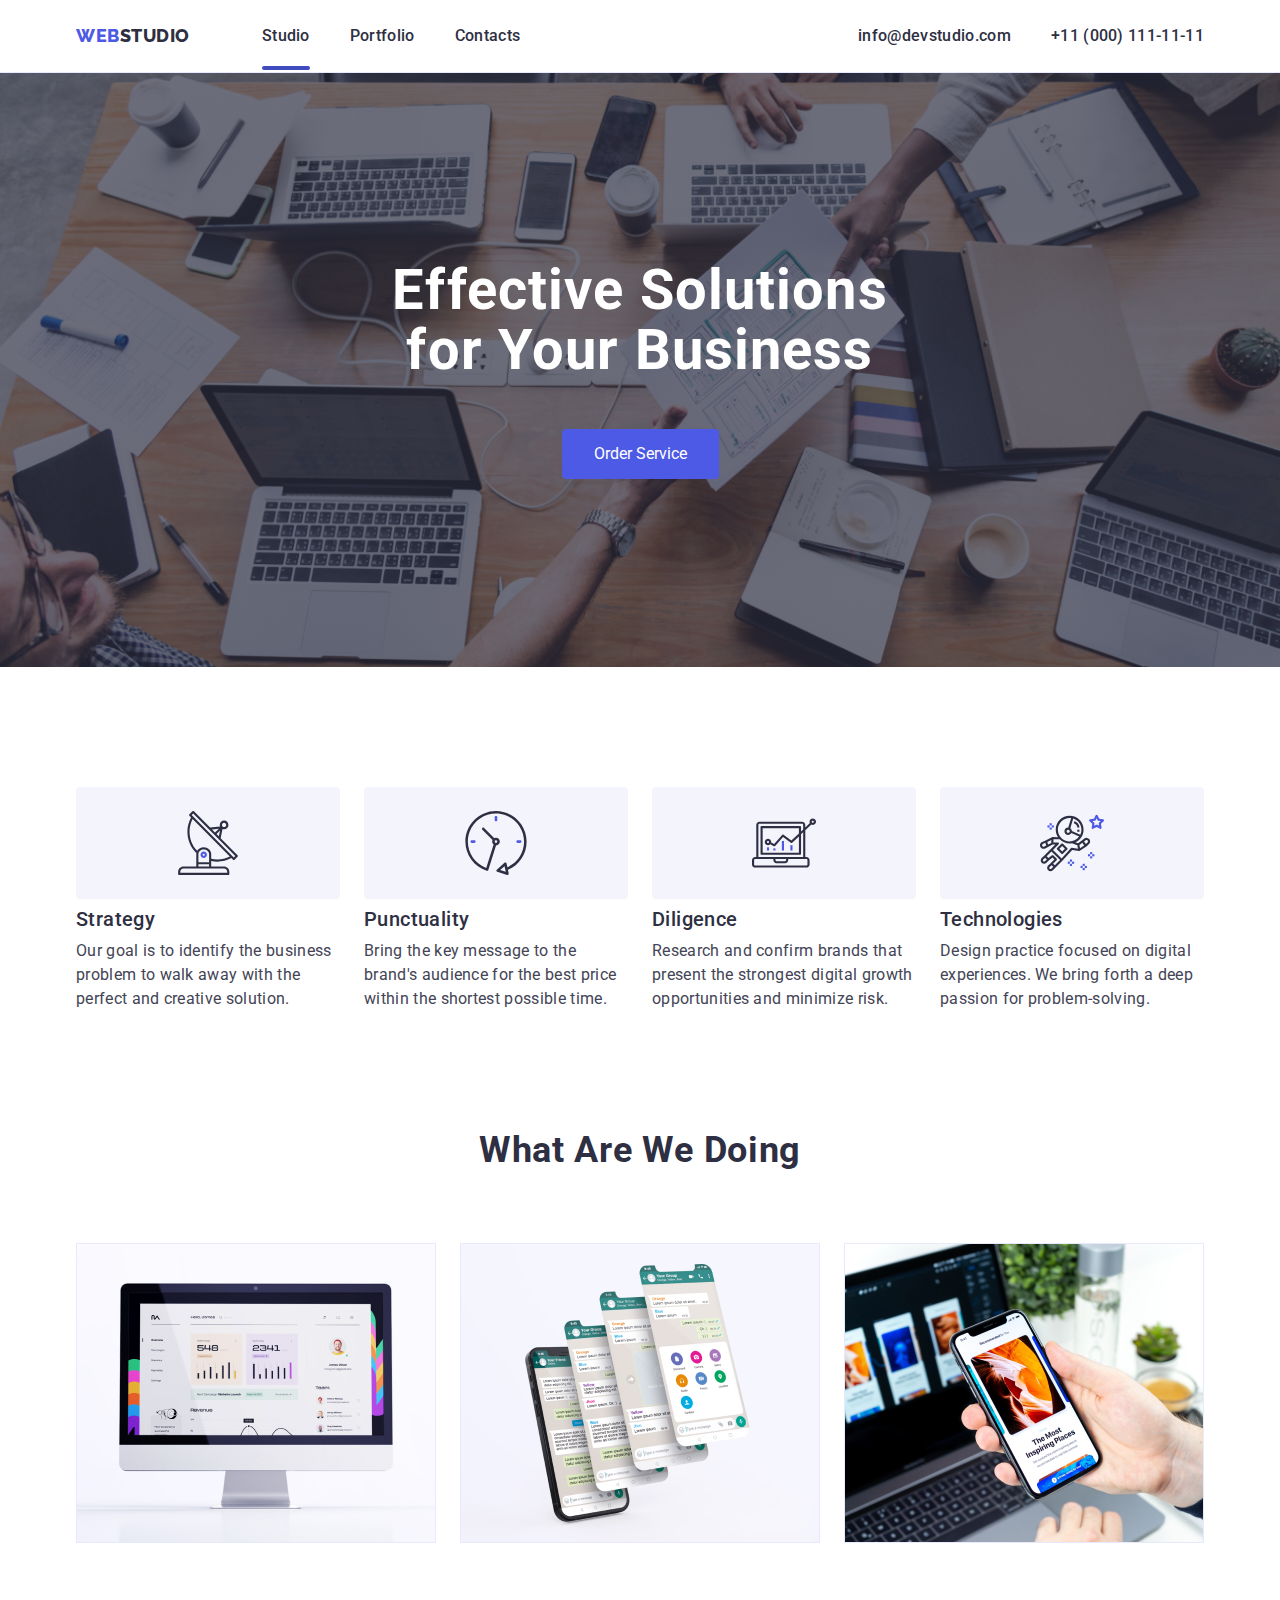
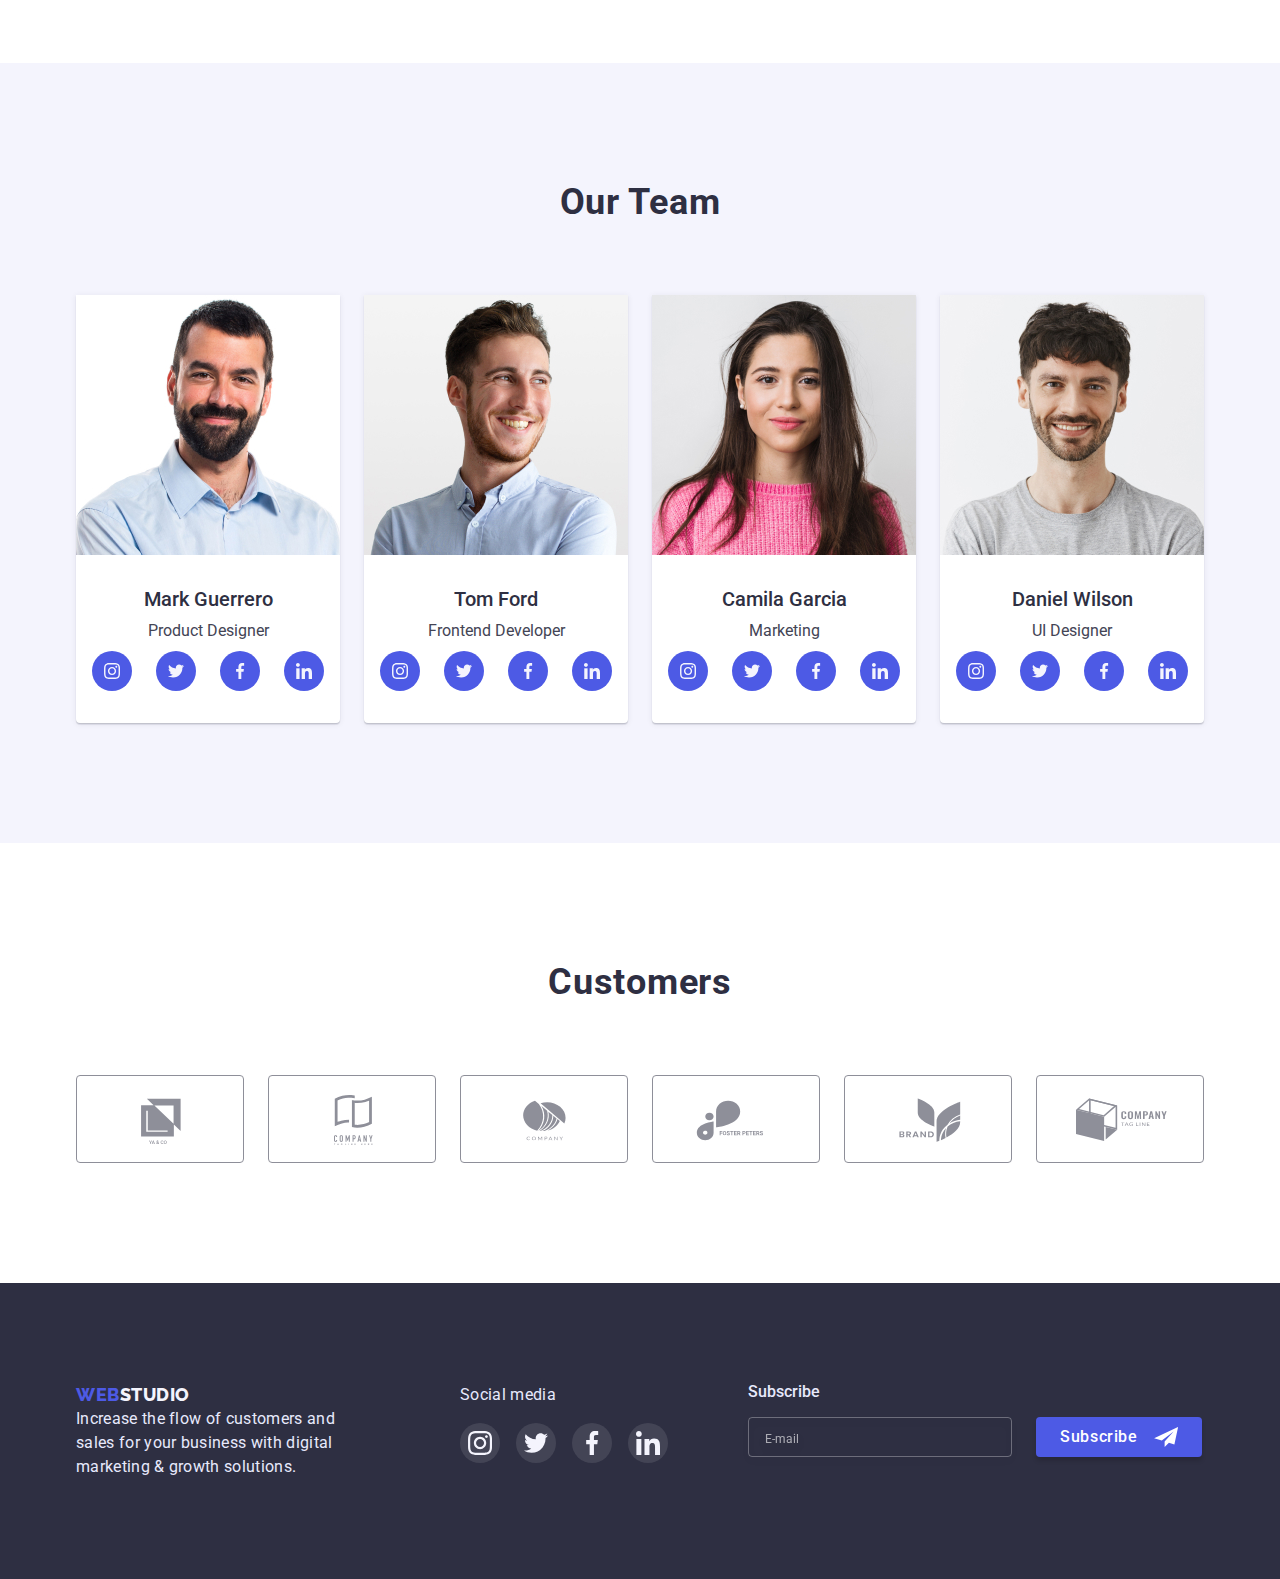
<file: index.html>
<!DOCTYPE html>
<html lang="en">

<head>
    <meta charset="UTF-8">
    <meta http-equiv="X-UA-Compatible" content="IE=edge">
    <meta name="viewport" content="width=device-width, initial-scale=1.0">
    <title>HW6 WebStudio</title>
    <link rel="preconnect" href="https://fonts.googleapis.com" />
    <link rel="preconnect" href="https://fonts.gstatic.com" crossorigin />
    <link 
        href="https://fonts.googleapis.com/css2?family=Roboto:wght@400;500;700&family=Raleway:wght@800&display=swap" 
        rel="stylesheet" />
    <link rel="stylesheet" href="https://cdn.jsdelivr.net/npm/modern-normalize@1.1.0/modern-normalize.min.css">
    <link rel="stylesheet" href="./css/styles.css" />
</head>

<body>
    <header class="header">
        <div class="container">
            <nav class="nav">
                <a class="header-logo link" href="./index.html"><span>Web</span>Studio</a>
                <ul class="nav-list list">
                    <li class="nav-item"><a class="header-links link current" href="./index.html">Studio</a></li>
                    <li class="nav-item"><a class="header-links link" href="./portfolio.html">Portfolio</a></li>
                    <li class="nav-item"><a class="header-links link" href="#">Contacts</a></li>
                </ul>
            </nav>
            <address class="address">
                <ul class="address-list list">
                    <li class="address-item">
                        <a class="header-address link" href="mailto:info@devstudio.com">info@devstudio.com</a>
                    </li>
                    <li class="address-item">
                        <a class="header-address link" href="tel:+110001111111">+11 (000) 111-11-11</a>
                    </li>
                </ul>
            </address>
        </div>
    </header>
    <main>
        <section class="hero">
            <div class="container">
                <h1 class="hero-title">Effective Solutions for Your Business</h1>
                <button type="button" class="service-button" data-modal-open>Order Service</button>
            </div>
        </section>
        <section class="benefits">
            <div class="container">
                <h2 class="section-title hide">Benefits</h2>
                <ul class="ul-imgs list">
                    <li class="benefits-item">
                        <div class="benefits-icon">
                            <svg class="ben-icon" height="64" width="64">
                                <use href="./images/icons.svg#icon-strategy"></use>
                            </svg>
                        </div>
                        <h3 class="section-subtitle">Strategy</h3>
                        <p class="section-description">Our goal is to identify the business problem to walk away with the perfect and
                            creative solution.
                        </p>
                    </li>
                    <li class="benefits-item">
                        <div class="benefits-icon">
                            <svg class="ben-icon" height="64" width="64">
                                <use href="./images/icons.svg#icon-punctuality"></use>
                            </svg>
                        </div>
                        <h3 class="section-subtitle">Punctuality</h3>
                        <p class="section-description">Bring the key message to the brand's audience for the best price within the
                            shortest possible
                            time.</p>
                    </li>
                    <li class="benefits-item">
                        <div class="benefits-icon">
                            <svg class="ben-icon" height="64" width="64">
                                <use href="./images/icons.svg#icon-diligence"></use>
                            </svg>
                        </div>
                        <h3 class="section-subtitle">Diligence</h3>
                        <p class="section-description">Research and confirm brands that present the strongest digital growth
                            opportunities and minimize
                            risk.</p>
                    </li>
                    <li class="benefits-item">
                        <div class="benefits-icon">
                            <svg class="ben-icon" height="64" width="64">
                                <use href="./images/icons.svg#icon-technologies"></use>
                            </svg>
                        </div>
                        <h3 class="section-subtitle">Technologies</h3>
                        <p class="section-description">Design practice focused on digital experiences. We bring forth a deep passion for
                            problem-solving.</p>
                    </li>
                </ul>
            </div>
        </section>
        <section class="photos">
            <div class="container">
                <h2 class="section-title">What are we doing</h2>
                <ul class="ul-imgs list">
                    <li>
                        <img src="./images/Desktop.jpg" alt="Desktop" width="360" />
                    </li>
                    <li>
                        <img src="./images/Mobile.jpg" alt="Mobile app" width="360" />
                    </li>
                    <li>
                        <img src="./images/Result.jpg" alt="Result" width="360" />
                    </li>
                </ul>
            </div>
        </section>
        <section class="section-team section">
            <div class="container">
                <h2 class="section-title">Our Team</h2>
                <ul class="list ul-imgs">
                    <li class="teammates">
                        <img src="./images/Mark.jpg" alt="Mark Guerrero" width="264" />
                        <div class="team-block">
                            <h3 class="team-subtitle">Mark Guerrero</h3>
                            <p class="team-description">Product Designer</p>
                            <ul class="social-list list">
                                <li class="social-item">
                                    <a href="#" class="social-link">
                                        <svg class="social-icon">
                                            <use href="./images/icons.svg#icon-teaminstagram"></use>
                                        </svg>
                                    </a>
                                </li>
                                <li class="social-item">
                                    <a href="#" class="social-link">
                                        <svg class="social-icon">
                                            <use href="./images/icons.svg#icon-teamtwit"></use>
                                        </svg>
                                    </a>
                                </li>
                                <li class="social-item">
                                    <a href="#" class="social-link">
                                        <svg class="social-icon">
                                            <use href="./images/icons.svg#icon-teamface"></use>
                                        </svg>
                                    </a>
                                </li><li class="social-item">
                                    <a href="#" class="social-link">
                                        <svg class="social-icon">
                                            <use href="./images/icons.svg#icon-teamlink"></use>
                                        </svg>
                                    </a>
                                </li>
                            </ul>
                        </div>
                    </li>
                    <li class="teammates">
                        <img src="./images/Tom.jpg" alt="Tom Ford" width="264" />
                        <div class="team-block">
                            <h3 class="team-subtitle">Tom Ford</h3>
                            <p class="team-description">Frontend Developer</p>
                            <ul class="social-list list">
                                <li class="social-item">
                                    <a href="#" class="social-link">
                                        <svg class="social-icon">
                                            <use href="./images/icons.svg#icon-teaminstagram"></use>
                                        </svg>
                                    </a>
                                </li>
                                <li class="social-item">
                                    <a href="#" class="social-link">
                                        <svg class="social-icon">
                                            <use href="./images/icons.svg#icon-teamtwit"></use>
                                        </svg>
                                    </a>
                                </li>
                                <li class="social-item">
                                    <a href="#" class="social-link">
                                        <svg class="social-icon">
                                            <use href="./images/icons.svg#icon-teamface"></use>
                                        </svg>
                                    </a>
                                </li>
                                <li class="social-item">
                                    <a href="#" class="social-link">
                                        <svg class="social-icon">
                                            <use href="./images/icons.svg#icon-teamlink"></use>
                                        </svg>
                                    </a>
                                </li>
                            </ul>
                        </div>
                    </li>
                    <li class="teammates">
                        <img src="./images/Camila.jpg" alt="Camila Garcia" width="264" />
                        <div class="team-block">
                            <h3 class="team-subtitle">Camila Garcia</h3>
                            <p class="team-description">Marketing</p>
                            <ul class="social-list list">
                                <li class="social-item">
                                    <a href="#" class="social-link">
                                        <svg class="social-icon">
                                            <use href="./images/icons.svg#icon-teaminstagram"></use>
                                        </svg>
                                    </a>
                                </li>
                                <li class="social-item">
                                    <a href="#" class="social-link">
                                        <svg class="social-icon">
                                            <use href="./images/icons.svg#icon-teamtwit"></use>
                                        </svg>
                                    </a>
                                </li>
                                <li class="social-item">
                                    <a href="#" class="social-link">
                                        <svg class="social-icon">
                                            <use href="./images/icons.svg#icon-teamface"></use>
                                        </svg>
                                    </a>
                                </li>
                                <li class="social-item">
                                    <a href="#" class="social-link">
                                        <svg class="social-icon">
                                            <use href="./images/icons.svg#icon-teamlink"></use>
                                        </svg>
                                    </a>
                                </li>
                            </ul>
                        </div>
                    </li>
                    <li class="teammates">
                        <img src="./images/Daniel.jpg" alt="Daniel Wilson" width="264" />
                        <div class="team-block">
                            <h3 class="team-subtitle">Daniel Wilson</h3>
                            <p class="team-description">UI Designer</p>
                            <ul class="social-list list">
                                <li class="social-item">
                                    <a href="#" class="social-link">
                                        <svg class="social-icon">
                                            <use href="./images/icons.svg#icon-teaminstagram"></use>
                                        </svg>
                                    </a>
                                </li>
                                <li class="social-item">
                                    <a href="#" class="social-link">
                                        <svg class="social-icon">
                                            <use href="./images/icons.svg#icon-teamtwit"></use>
                                        </svg>
                                    </a>
                                </li>
                                <li class="social-item">
                                    <a href="#" class="social-link">
                                        <svg class="social-icon">
                                            <use href="./images/icons.svg#icon-teamface"></use>
                                        </svg>
                                    </a>
                                </li>
                                <li class="social-item">
                                    <a href="#" class="social-link">
                                        <svg class="social-icon">
                                            <use href="./images/icons.svg#icon-teamlink"></use>
                                        </svg>
                                    </a>
                                </li>
                            </ul>
                        </div>
                    </li>
                </ul>
            </div>
        </section>
        <section class="section-customers">
            <div class="container">
                <h2 class="section-title">Customers</h2>
                <ul class="ul-customers list">
                    <li class="li-customers">
                        <a class="customers-icon" href="#">
                            <svg class="svg-images" width="104" height="54">
                                <use href="./images/icons.svg#icon-comp1"></use>
                            </svg>
                        </a>
                    </li>
                    <li class="li-customers">
                        <a class="customers-icon" href="#">
                            <svg class="svg-images" width="104" height="54">
                                <use href="./images/icons.svg#icon-comp2"></use>
                            </svg>
                        </a>
                    </li>
                    <li class="li-customers">
                        <a class="customers-icon" href="#">
                            <svg class="svg-images" width="104" height="54">
                                <use href="./images/icons.svg#icon-comp3"></use>
                            </svg>
                        </a>
                    </li>
                    <li class="li-customers">
                        <a class="customers-icon" href="#">
                            <svg class="svg-images" width="104" height="54">
                                <use href="./images/icons.svg#icon-comp4"></use>
                            </svg>
                        </a>
                    </li>
                    <li class="li-customers">
                        <a class="customers-icon" href="#">
                            <svg class="svg-images" width="104" height="54">
                                <use href="./images/icons.svg#icon-comp5"></use>
                            </svg>
                        </a>
                    </li>
                    <li class="li-customers">
                        <a class="customers-icon" href="#">
                            <svg class="svg-images" width="104" height="54">
                                <use href="./images/icons.svg#icon-comp6"></use>
                            </svg>
                        </a>
                    </li>
                </ul>
            </div>
        </section>
    </main>
    <footer class="footer">
        <div class="container">
            <div class="footer-l">
                <a class="footer-logo link" href="./index.html"><span>Web</span>Studio</a>
                <p class="footer-paragraph">Increase the flow of customers and sales for your business with digital marketing & growth
                    solutions.</p>
            </div>
            <div class="media">
                <p class="social-text">Social media</p>
                <ul class="ul-footer list">
                    <li class="msocials-item">
                        <a class="footer-icon" href="#">
                            <svg class="svg-footer" width="24" height="24">
                                <use href="./images/icons.svg#icon-instagram"></use>
                            </svg>
                        </a>
                    </li>
                    <li class="msocials-item">
                        <a class="footer-icon" href="#">
                            <svg class="svg-footer" width="24" height="24">
                                <use href="./images/icons.svg#icon-twitter"></use>
                            </svg>
                        </a>
                    </li>
                    <li class="msocials-item">
                        <a class="footer-icon" href="#">
                            <svg class="svg-footer" width="24" height="24">
                                <use href="./images/icons.svg#icon-facebook"></use>
                            </svg>
                        </a>
                    </li>
                    <li class="msocials-item">
                        <a class="footer-icon" href="#">
                            <svg class="svg-footer" width="24" height="24">
                                <use href="./images/icons.svg#icon-linkedin"></use>
                            </svg>
                        </a>
                    </li>
                </ul>
            </div>
            <form class="footer-form-sibscribe">
                <p class="footer-title">Subscribe</p>
                <div class="footer-form-items-wrap">
                    <label class="footer-sibscribe-email">
                        <input type="email" class="footer-email-input" name="user-email" placeholder="E-mail" required />
                    </label>
                    <button type="submit" class="button-brand">
                        <span>Subscribe</span>
                        <svg class="icon-sub" width="24" height="20">
                            <use href="./images/icons.svg#icon-send"></use>
                        </svg>
                    </button>
                </div>
            </form>
        </div>
    </footer>
    <div class="backdrop is-hidden" data-modal>
        <div class="modal">
            <button class="modal-close" type="button" data-modal-close>
                <svg class='close-icon' width="8" height="8">
                    <use href="./images/icons.svg#icon-close"></use>
                </svg>
            </button>
            <form class="form-order">
                <p class="form-order-title">
                    Leave your contacts and we will call you back
                </p>
                <label class="form-order-label">
                    <span class="form-order-label-desc">Name</span>
                    <span class="form-order-input-wrap">
                        <input class="form-order-input" type="text" name="user-name" />
                        <svg class="icon-input" width="18" height="24">
                            <use href="./images/icons.svg#icon-name"></use>
                        </svg>
                    </span>
                </label>
                <label class="form-order-label">
                    <span class="form-order-label-desc">Phone</span>
                    <span class="form-order-input-wrap">
                        <input class="form-order-input" type="tel" name="user-phone" />
                        <svg class="icon-input" width="18" height="24">
                            <use href="./images/icons.svg#icon-phone"></use>
                        </svg>
                    </span>
                </label>
                <label class="form-order-label">
                    <span class="form-order-label-desc">Email</span>
                    <span class="form-order-input-wrap">
                        <input class="form-order-input" type="email" name="user-email" />
                        <svg class="icon-input" width="18" height="24">
                            <use href="./images/icons.svg#icon-email"></use>
                        </svg>
                    </span>
                </label>
                <label class="form-order-label comment">
                    <span class="form-order-label-desc">Coment</span>
                    <textarea class="form-user-comment" name="user-comment" placeholder="Text input"></textarea>
                </label>
                <input class="form-user-policy-chk" id="user-policy" type="checkbox" name="accept-policy" />
                <label class="form-user-policy-label" for="user-policy">
                    <span class="user-policy-chk-fake">
                        <svg class="icon-chk" width="10" height="7">
                            <use href="./images/icons.svg#icon-ok"></use>
                        </svg>
                    </span>
                    I accept the terms and conditions of the&nbsp;
                    <a href="#">Privacy Policy</a>
                </label>
                <button class="form-order-send" type="submit">
                    Send
                </button>
            </form>
        </div>
    </div>
    <script src="./js/modal.js"></script>
</body>

</html>
</file>
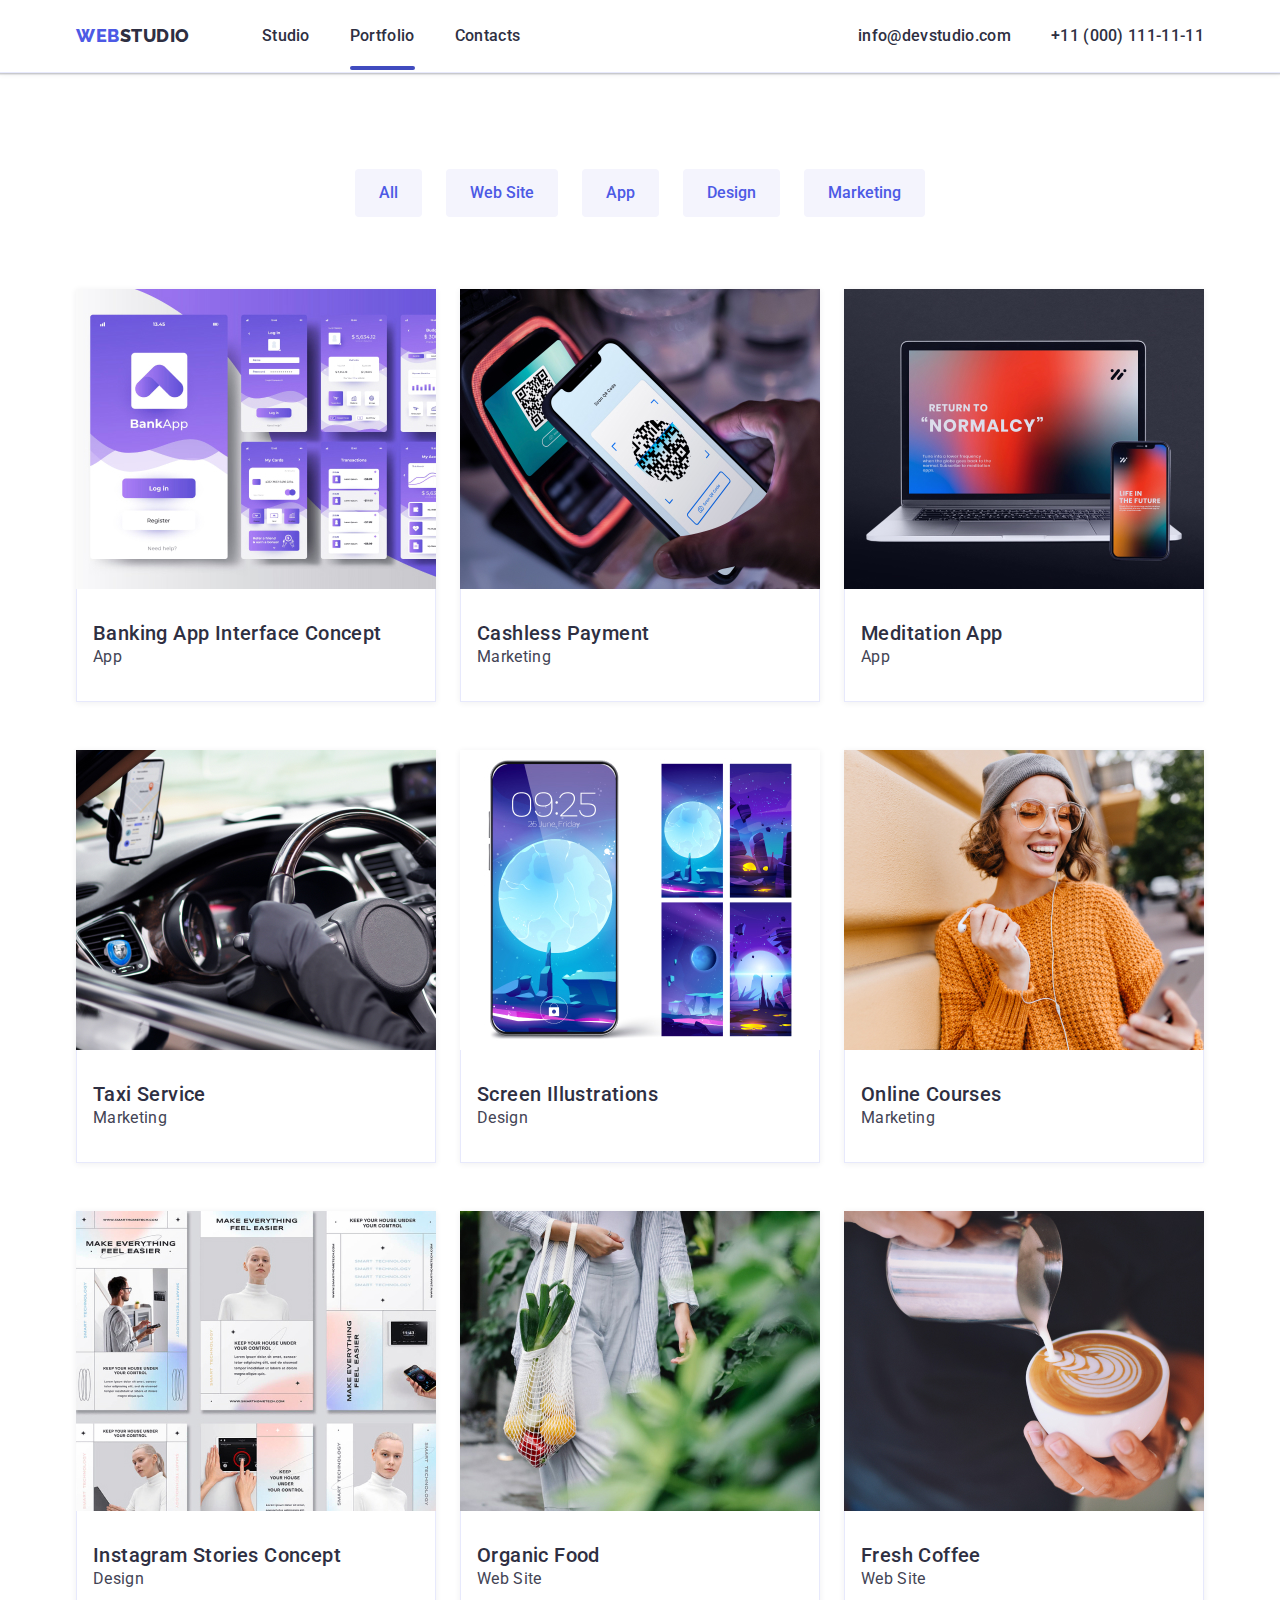
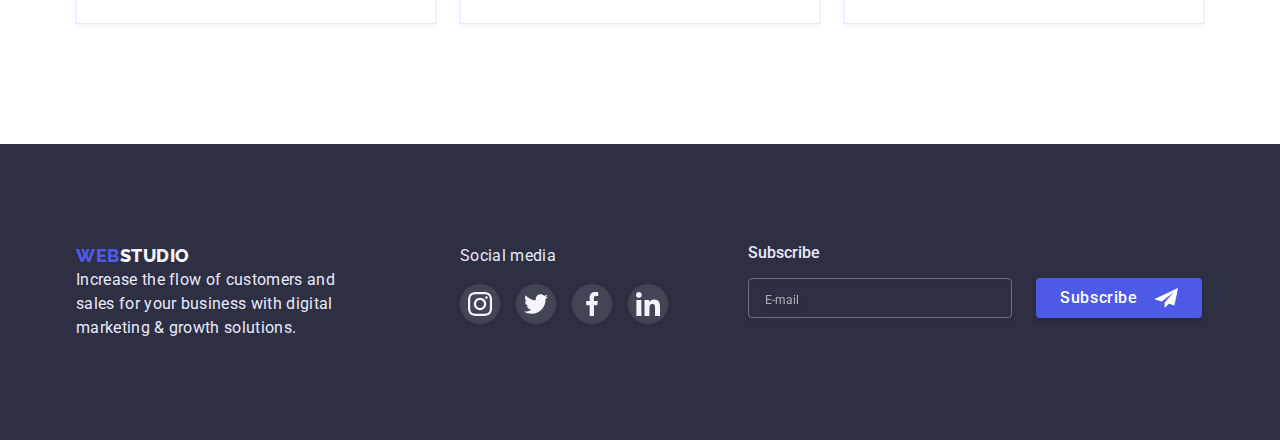
<file: portfolio.html>
<!DOCTYPE html>
<html lang="en">

<head>
    <meta charset="UTF-8">
    <meta http-equiv="X-UA-Compatible" content="IE=edge">
    <meta name="viewport" content="width=device-width, initial-scale=1.0">
    <title>HW6 Portfolio</title>
    <link rel="preconnect" href="https://fonts.googleapis.com" />
    <link rel="preconnect" href="https://fonts.gstatic.com" crossorigin />
    <link 
        href="https://fonts.googleapis.com/css2?family=Roboto:wght@400;500;700&family=Raleway:wght@800&display=swap"
        rel="stylesheet" />
    <link rel="stylesheet" href="https://cdn.jsdelivr.net/npm/modern-normalize@1.1.0/modern-normalize.min.css">
    <link rel="stylesheet" href="./css/styles.css" />
</head>

<body>
    <header class="header">
        <div class="container">
            <nav class="nav">
                <a class="header-logo link" href="./index.html"><span>Web</span>Studio</a>
                <ul class="list nav-list">
                    <li class="nav-item"><a class="header-links link" href="./index.html">Studio</a></li>
                    <li class="nav-item"><a class="header-links link current" href="./portfolio.html">Portfolio</a></li>
                    <li class="nav-item"><a class="header-links link" href="#">Contacts</a></li>
                </ul>
            </nav>
            <address class="address">
                <ul class="address-list list">
                    <li class="address-item">
                        <a class="header-address link" href="mailto:info@devstudio.com">info@devstudio.com</a>
                    </li>
                    <li class="address-item">
                        <a class="header-address link" href="tel:+110001111111">+11 (000) 111-11-11</a>
                    </li>
                </ul>
            </address>
        </div>
    </header>
    <main>
        <section class="section-portfolio">
            <div class="container">
                <h1 class="hide">Portfolio</h1>
                <ul class="portfolio-list list">
                    <li>
                        <button class="portfolio-button" type="button">All</button>
                    </li>
                    <li>
                        <button class="portfolio-button" type="button">Web Site</button>
                    </li>
                    <li>
                        <button class="portfolio-button" type="button">App</button>
                    </li>
                    <li>
                        <button class="portfolio-button" type="button">Design</button>
                    </li>
                    <li>
                        <button class="portfolio-button" type="button">Marketing</button>
                    </li>
                </ul>
                <ul class="portfolio-imgs list">
                    <li class="portfolio-card">
                        <a class="card-link link" href="#">
                            <div class="card-wrap">
                                <div class="card-overlay">
                                    <p>
                                        14 Stylish and User-Friendly App Design Concepts · Task
                                        Manager App · Calorie Tracker App · Exotic Fruit Ecommerce
                                        App · Cloud Storage App
                                    </p>
                                </div>
                                <img class="card" src="./images/banking.jpg" alt="Banking App Interface Concept" width="360" height="300"/>
                            </div>
                            <div class="div-card">
                                <h2 class="portfolio-subtitle">Banking App Interface Concept</h2>
                                <p class="portfolio-description">App</p>
                            </div>
                        </a>
                    </li>
                    <li class="portfolio-card">
                        <a class="card-link link" href="#">
                            <div class="card-wrap">
                                <div class="card-overlay">
                                    <p>
                                        14 Stylish and User-Friendly App Design Concepts · Task
                                        Manager App · Calorie Tracker App · Exotic Fruit Ecommerce
                                        App · Cloud Storage App
                                    </p>
                                </div>
                                <img class="card" src="./images/cashless.jpg" alt="Cashless Payment" width="360" height="300"/>
                            </div>
                            <div class="div-card">
                                <h2 class="portfolio-subtitle">Cashless Payment</h2>
                                <p class="portfolio-description">Marketing</p>
                            </div>
                        </a>
                    </li>
                    <li class="portfolio-card">
                        <a class="card-link link" href="#">
                            <div class="card-wrap">
                                <div class="card-overlay">
                                    <p>
                                        14 Stylish and User-Friendly App Design Concepts · Task
                                        Manager App · Calorie Tracker App · Exotic Fruit Ecommerce
                                        App · Cloud Storage App
                                    </p>
                                </div>
                                <img class="card" src="./images/meditation.jpg" alt="Meditation App" width="360" height="300"/>
                            </div>
                            <div class="div-card">
                                <h2 class="portfolio-subtitle">Meditation App</h2>
                                <p class="portfolio-description">App</p>
                            </div>
                        </a>
                    </li>
                    <li class="portfolio-card">
                        <a class="card-link link" href="#">
                            <div class="card-wrap">
                                <div class="card-overlay">
                                    <p>
                                        14 Stylish and User-Friendly App Design Concepts · Task
                                        Manager App · Calorie Tracker App · Exotic Fruit Ecommerce
                                        App · Cloud Storage App
                                    </p>
                                </div>
                                <img class="card" src="./images/taxi.jpg" alt="Taxi Service" width="360" height="300"/>
                            </div>
                            <div class="div-card">
                                <h2 class="portfolio-subtitle">Taxi Service</h2>
                                <p class="portfolio-description">Marketing</p>
                            </div>
                        </a>
                    </li>
                    <li class="portfolio-card">
                        <a class="card-link link" href="#">
                            <div class="card-wrap">
                                <div class="card-overlay">
                                    <p>
                                        14 Stylish and User-Friendly App Design Concepts · Task
                                        Manager App · Calorie Tracker App · Exotic Fruit Ecommerce
                                        App · Cloud Storage App
                                    </p>
                                </div>
                                <img class="card" src="./images/screen.jpg" alt="Screen Illustrations" width="360" height="300"/>
                            </div>
                            <div class="div-card">
                                <h2 class="portfolio-subtitle">Screen Illustrations</h2>
                                <Design class="portfolio-description">Design</p>
                            </div>
                        </a>
                    </li>
                    <li class="portfolio-card">
                        <a class="card-link link" href="#">
                            <div class="card-wrap">
                                <div class="card-overlay">
                                    <p>
                                        14 Stylish and User-Friendly App Design Concepts · Task
                                        Manager App · Calorie Tracker App · Exotic Fruit Ecommerce
                                        App · Cloud Storage App
                                    </p>
                                </div>
                                <img class="card" src="./images/online.jpg" alt="Online Courses" width="360" height="300"/>
                            </div>
                            <div class="div-card">
                                <h2 class="portfolio-subtitle">Online Courses</h2>
                                <p class="portfolio-description">Marketing</p>
                            </div>
                        </a>
                    </li>
                    <li class="portfolio-card">
                        <a class="card-link link" href="#">
                            <div class="card-wrap">
                                <div class="card-overlay">
                                    <p>
                                        14 Stylish and User-Friendly App Design Concepts · Task
                                        Manager App · Calorie Tracker App · Exotic Fruit Ecommerce
                                        App · Cloud Storage App
                                    </p>
                                </div>
                                <img class="card" src="./images/instagram.jpg" alt="Instagram Stories Concept" width="360" height="300"/>
                            </div>
                            <div class="div-card">
                                <h2 class="portfolio-subtitle">Instagram Stories Concept</h2>
                                <p class="portfolio-description">Design</p>
                            </div>
                        </a>
                    </li>
                    <li class="portfolio-card">
                        <a class="card-link link" href="#">
                            <div class="card-wrap">
                                <div class="card-overlay">
                                    <p>
                                        14 Stylish and User-Friendly App Design Concepts · Task
                                        Manager App · Calorie Tracker App · Exotic Fruit Ecommerce
                                        App · Cloud Storage App
                                    </p>
                                </div>
                                <img class="card" src="./images/organic.jpg" alt="Organic Food" width="360" height="300"/>
                            </div>
                            <div class="div-card">
                                <h2 class="portfolio-subtitle">Organic Food</h2>
                                <p class="portfolio-description">Web Site</p>
                            </div>
                        </a>
                    </li>
                    <li class="portfolio-card">
                        <a class="card-link link" href="#">
                            <div class="card-wrap">
                                <div class="card-overlay">
                                    <p>
                                        14 Stylish and User-Friendly App Design Concepts · Task
                                        Manager App · Calorie Tracker App · Exotic Fruit Ecommerce
                                        App · Cloud Storage App
                                    </p>
                                </div>
                                <img class="card" src="./images/fresh.jpg" alt="Fresh Coffee" width="360" height="300"/>
                            </div>
                            <div class="div-card">
                                <h2 class="portfolio-subtitle">Fresh Coffee</h2>
                                <p class="portfolio-description">Web Site</p>
                            </div>
                        </a>
                    </li>
                </ul>
            </div>
        </section>
    </main>
    <footer class="footer">
        <div class="container">
            <div class="footer-l">
                <a class="footer-logo" href="./index.html"><span>Web</span>Studio</a>
                <p class="footer-paragraph">Increase the flow of customers and sales for your business with digital
                    marketing & growth
                    solutions.</p>
            </div>
            <div class="media">
                <p class="social-text">Social media</p>
                <ul class="ul-footer list">
                    <li class="msocials-item">
                        <a class="footer-icon" href="#">
                            <svg class="svg-footer" width="24" height="24">
                                <use href="./images/icons.svg#icon-instagram"></use>
                            </svg>
                        </a>
                    </li>
                    <li class="msocials-item">
                        <a class="footer-icon" href="#">
                            <svg class="svg-footer" width="24" height="24">
                                <use href="./images/icons.svg#icon-twitter"></use>
                            </svg>
                        </a>
                    </li>
                    <li class="msocials-item">
                        <a class="footer-icon" href="#">
                            <svg class="svg-footer" width="24" height="24">
                                <use href="./images/icons.svg#icon-facebook"></use>
                            </svg>
                        </a>
                    </li>
                    <li class="msocials-item">
                        <a class="footer-icon" href="#">
                            <svg class="svg-footer" width="24" height="24">
                                <use href="./images/icons.svg#icon-linkedin"></use>
                            </svg>
                        </a>
                    </li>
                </ul>
            </div>
            <form class="footer-form-sibscribe">
                <p class="footer-title">Subscribe</p>
                <div class="footer-form-items-wrap">
                    <label class="footer-sibscribe-email">
                        <input type="email" class="footer-email-input" name="user-email" placeholder="E-mail" required />
                    </label>
                    <button type="submit" class="button-brand">
                        <span>Subscribe</span>
                        <svg class="icon-sub" width="24" height="20">
                            <use href="./images/icons.svg#icon-send"></use>
                        </svg>
                    </button>
                </div>
            </form>
        </div>
    </footer>
</body>

</html>
</file>
<file: css/styles.css>
:root{
    --color-dark: #2E2F42;
    --color-pressed-state: #404BBF;
    --color-primary-brand: #4D5AE5;
    --color-success: #31D0AA;
    --color-text: #434455;
    --color-subtle-text: #8E8F99;
    --color-accent: #E7E9FC;
    --color-light:#F4F4FD;
    --color-modal-overlay: #2E2F42;
    --color-hero-background: #2E2F42;
    --color-white: #FFFFFF;
    --transition-dur-and-func: 250ms cubic-bezier(0.4, 0, 0.2, 1);

}

button {
    cursor: pointer;
    color: inherit;
    border: none;
}

body {
    font-family: 'Roboto', sans-serif;
    color: var(--color-white);
    font-size: 16px;
    background-color: var(--color-white);

}
.header {
    padding-top: 24px;
    padding-bottom: 24px;
    border-bottom: 1px solid var(--color-accent);
    box-shadow: 0px 2px 1px rgba(46, 47, 66, 0.08), 0px 1px 1px rgba(46, 47, 66, 0.16), 0px 1px 6px rgba(46, 47, 66, 0.08); 
}
.container {
    max-width: 1158px;
    margin: 0 auto;
    padding: 0 15px;
}
.header .container {
    display: flex;
    align-items: center;
}
.list {
    list-style: none;
    margin: 0 auto;
    padding: 0;
}
.link {
    text-decoration: none;
}

.nav {
    display: flex;
    align-items: center;
    margin-right: auto;
}

.nav-list {
    display: flex;
    align-items: center;
    gap: 40px;
    margin-right: auto;
}

.address {
    display: flex;
    align-items: center;
}

.address-list {
    display: flex;
    align-items: center;
    gap: 40px;
}
p, h1, h2, h3, h4, h5, h6{
    margin-top: 0;
    margin-bottom: 0;
}
.header-logo {
    font-size: 18px;
    color: var(--color-dark);
    font-family: 'Raleway', sans-serif;
    font-weight: 800;
    text-transform: uppercase;
    text-decoration: none;
    letter-spacing: 0.03em;
    line-height: 1.33;
    margin-right: 72px;
}
.header-logo > span {
    color: var(--color-primary-brand);
}
.footer-logo {
    font-size: 18px;
    color: var(--color-light);
    font-family: 'Raleway', sans-serif;
    font-weight: 800;
    text-transform: uppercase;
    text-decoration: none;
    letter-spacing: 0.03em;
    line-height: 1.33;
}
.footer-logo>span {
    color: var(--color-primary-brand);
}
.footer-paragraph{
    margin-top: 16px;
}
.section-description{
    line-height: 1.5;
    color: var(--color-text);
    letter-spacing: 0.02em;
}
.section-team{
    background-color: var(--color-light);
}
.teammates{
    background-color: var(--color-white);
}
.service-button {
    color: var(--color-white);
    background-color: var(--color-primary-brand);
    border-radius: 4px;
    padding: 16px 32px 16px 32px;
    margin-left: auto;
    margin-right: auto;
    display: block;
    cursor: pointer;
    color: inherit;
    border: none;
    transition: background-color 250ms cubic-bezier(0.4, 0, 0.2, 1);

}

.service-button:hover {
    background-color: var(--color-pressed-state);
}

.service-button:focus {
    background-color:var(--color-pressed-state);
}

.header .list .link {
    padding-top: 24px;
    padding-bottom: 24px;
    color: var(--color-dark);
    text-decoration: none;
    line-height: 1.5;
    letter-spacing: 0.02em;
    font-style: normal;
    font-weight: 500;
    transition: color 250ms cubic-bezier(0.4, 0, 0.2, 1);
}
.header-address {
    color: var(--color-dark);
    text-decoration: none;
    line-height: 1.5;
    letter-spacing: 0.02em;
    font-style: normal;
    padding-top: 24px;
    padding-bottom: 24px;
    transition: color 250ms cubic-bezier(0.4, 0, 0.2, 1);
}
.header .list .link {
    padding-top: 24px;
    padding-bottom: 24px;
    transition: color 250ms cubic-bezier(0.4, 0, 0.2, 1);
    position: relative;
}

.header .list .link:hover,
.header .list .link:focus,
.current {
    color: var(--color-pressed-state);
}
.current::after {
    content: '';
    display: block;
    position: absolute;
    bottom: -1px;
    width: 100%;
    height: 4px;
    background-color: var(--color-pressed-state);
    border-radius: 2px;
}

.hero{
    color: var(--color-white);
    padding-top: 188px;
    padding-bottom: 188px;
    text-align: center;
    background-size: cover;
    background-repeat: no-repeat;
    max-width: 1440px;
    margin-left: auto;
    margin-right: auto;
    background-color: rgba(46, 47, 66, 0.7);
    background-image: linear-gradient(rgba(46, 47, 66, 0.7), rgba(46, 47, 66, 0.7)), url('../images/people-office.jpg ');
}
.hero-title{
    color: var(--color-white);
    letter-spacing: 0.02em;
    width: 500px;
    font-size: 56px;
    line-height: 1.07;
    margin-left: auto;
    margin-right: auto;
    margin-bottom: 48px;
}
.benefits {
    padding-top: 120px;
}

.ul-imgs {
    display: flex;
    align-items: center;
    gap: 24px;
}
.hide{
    display: none;
    width: 1px;
    height: 1px;
    margin: -1px;
    border: 0;
    padding: 0;
    white-space: nowrap;
    clip-path: inset(100%);
    clip: rect(0 0 0 0);
    overflow: hidden;
    position: absolute;
}
.photos {
    padding: 120px 0;
}
.section {
    padding: 120px 0;
}
.section-subtitle{
    font-weight: 500;
    color: var(--color-dark);
    font-size: 20px;
    line-height: 1.2;
    letter-spacing: 0.02em;
    width: 264px;
    height: 24px;
    margin-bottom: 8px;
}
.section-title{
    color: var(--color-dark);
    font-size: 36px;
    line-height: 1.11;
    letter-spacing: 0.02em;
    text-transform: capitalize;
    text-align: center;
    margin-bottom: 72px;
    
}
.section-description{
    color:var(--color-text);
    margin-bottom: 0;
    width: 264px;
    height: 72px;
    line-height: 1.5;
    letter-spacing: 0.02em;
}
.teammates {
    background-color: var(--color-white);
        box-shadow: 0px 1px 6px rgba(46, 47, 66, 0.08), 0px 1px 1px rgba(46, 47, 66, 0.16), 0px 2px 1px rgba(46, 47, 66, 0.08);
        border-radius: 0px 0px 4px 4px;
}
img {
    display: block;
    max-width: 100%;
    height: auto;
}
.team-subtitle {
    margin-bottom: 8px;
    color:var(--color-dark);
    font-weight: 500;
    font-size: 20px;
    line-height: 1.2;
    text-align: center;
}

.team-description {
    margin-bottom: 0;
    color: var(--color-text);
    line-height: 1.5;
    text-align: center;
    margin-bottom: 8px;
}
.team-block {
    padding-top: 32px;
    padding-bottom: 32px;
    color: var(--color-white);
}
.footer{
    color: var(--color-accent);
    background-color: var(--color-dark);
    padding-top: 100px;
    padding-bottom: 100px;
}
.footer-paragraph{
    line-height: 1.5;
    color: var(--color-accent);
    letter-spacing: 0.02em;
    margin-top: 0;
    margin-bottom: 0;
    margin-bottom: 0;
    width: 264px;
    height: 72px;
    
}
.footer .container {
    display: flex;
}

.portfolio-button:hover {
    background-color: var(--color-pressed-state);
    color: var(--color-white);
    box-shadow: 0px 3px 1px rgba(0, 0, 0, 0.1), 0px 2px 1px rgba(0, 0, 0, 0.08), 0px 2px 2px rgba(0, 0, 0, 0.12);
}
.portfolio-button {
    padding: 12px 24px 12px 24px;
    background-color: var(--color-light);
    color: var(--color-primary-brand);
    font-family: inherit;
    font-weight: 500;
    font-size: 16px;
    line-height: 1.5;
    text-align: center;
    border-radius: 4px;
    border: none;
    cursor: pointer;
    display: block;
    transition: color 250ms cubic-bezier(0.4, 0, 0.2, 1), background-color 250ms cubic-bezier(0.4, 0, 0.2, 1),
        border-color 250ms cubic-bezier(0.4, 0, 0.2, 1), box-shadow 250ms cubic-bezier(0.4, 0, 0.2, 1);
}
.portfolio-button:focus {
    background-color: var(--color-pressed-state);
    color: var(--color-white);
    box-shadow: 0px 3px 1px rgba(0, 0, 0, 0.1), 0px 2px 1px rgba(0, 0, 0, 0.08), 0px 2px 2px rgba(0, 0, 0, 0.12);
}
.card-link {
    display: block;
    box-shadow: 0px 1px 6px rgba(46, 47, 66, 0.08);
    transition: box-shadow 250ms cubic-bezier(0.4, 0, 0.2, 1);
}
.card-link:hover,
.card-link:focus {
    box-shadow: 0px 1px 6px rgba(46, 47, 66, 0.08), 0px 1px 1px rgba(46, 47, 66, 0.16), 0px 2px 1px rgba(46, 47, 66, 0.08);
}
.section-portfolio {
    padding-top: 96px;
    padding-bottom: 120px;
}
.portfolio-list {
    display: flex;
    justify-content: center;
    align-items: center;
    gap: 24px;
}
.portfolio-button{
    margin-bottom: 72px;
}
.portfolio-imgs {
    display: flex;
    align-items: center;
    flex-wrap: wrap;
    gap: 48px 24px;
}
.div-card {
    padding-top: 32px;
    padding-bottom: 32px;
    padding-left: 16px;
    border-left: 1px solid var(--color-accent);
    border-right: 1px solid var(--color-accent);
    border-bottom: 1px solid var(--color-accent);
}
.portfolio-subtitle {
    font-weight: 500;
    font-size: 20px;
    line-height: 1.2;
    letter-spacing: 0.02em;
    color: var(--color-dark);
}
.portfolio-description {
    line-height: 1.5;
    letter-spacing: 0.02em;
    margin-bottom: 0;
    color: var(--color-text);
}

.benefits-icon {
    display: flex;
    justify-content: center;
    align-items: center;
    height: 112px;
    background-color: var(--color-light);
    background-image: url();
    border-radius: 4px;
    margin-bottom: 8px;
}
.benefits-item {
    flex-basis: calc((100% - 24px * 3) / 4);
}
.ben-icon{
    width: 64px;
    height: 64px;
}

.section-customers {
    padding-top: 120px;
    padding-bottom: 120px;
}
.customers-icon {
    display: flex;
    width: 100%;
    height: 88px;
    fill: var(--color-subtle-text);
    border: 1px solid var(--color-subtle-text);
    border-radius: 4px;
    align-items: center;
    justify-content: center;
    transition: fill 250ms cubic-bezier(0.4, 0, 0.2, 1), border-color 250ms cubic-bezier(0.4, 0, 0.2, 1);
}
.customers-icon:hover,
.customers-icon:focus {
    fill: var(--color-pressed-state);
    border-color: var(--color-pressed-state); 
}
.ul-customers {
    display: flex;
    gap: 24px;
}

.li-customers {
    width: 168px;
}
.section-team .social-link {
    background-color: var(--color-primary-brand);
    transition: background-color 250ms cubic-bezier(0.4, 0, 0.2, 1);
}
.section-team .social-link:hover,
.section-team .social-link:focus {
    background-color: var(--color-pressed-state);
}
.social-list {
    display: flex;
    gap: 24px;
    justify-content: center;
    align-items: center;
    padding: 0;
    margin-top: 8px;
}

.social-item {
    width: 40px;
    height: 40px;
}
.social-icon {
    width: 16px;
    height: 16px;
}
.social-link {
    display: flex;
    justify-content: center;
    align-items: center;
    fill: var(--color-light);
    width: 100%;
    height: 100%;
    border-radius: 50%;
}
.list {
    margin: 0 auto;
    padding: 0;
    list-style-type: none;
}
.msocials-item {
    width: 40px;
    height: 40px;
}
.media .footer-icon {
    background-color: rgba(255, 255, 255, 0.1);
}
.footer-icon{
    display: flex;
    width: 100%;
    height: 100%;
    fill: var(--color-light);
    border-radius: 50%;
    align-items: center;
    justify-content: center;
    gap: 24px;
    transition: background-color 250ms cubic-bezier(0.4, 0, 0.2, 1);
}
.footer-icon:focus,
.footer-icon:hover{
    background-color: var(--color-success);
}
.ul-footer {
    display: flex;
    gap: 16px;
    justify-content: center;
    align-items: center;
}
.footer-l {
    width: 264px;
    margin-right: 120px;
}
.media{
    margin-right: 80px;
}

.social-text{
    margin-bottom: 16px;
    letter-spacing: 0.02em;
    line-height: 1.5;
}

/* #Modal*/
.backdrop {
    position: fixed;
    top: 0;
    left: 0;
    width: 100%;
    height: 100%;
    background: rgba(46, 47, 66, 0.4);
    transition: opacity 250ms cubic-bezier(0.4, 0, 0.2, 1), visibility 250ms cubic-bezier(0.4, 0, 0.2, 1);
    padding: 72px 24px 24px 24px;
}

.backdrop.is-hidden {
    opacity: 0;
    visibility: hidden;
    pointer-events: none;
}

.backdrop.is-hidden .modal {
    transform: scale(0);
}

.card-wrap {
    position: relative;
    overflow: hidden;
}

.card-overlay {
    position: absolute;
    top: 0;
    height: 100%;
    color: var(--color-light);
    background-color: var(--color-primary-brand);
    padding: 40px 32px;
    transform: translateY(100%);
    transition: transform 250ms cubic-bezier(0.4, 0, 0.2, 1);
    font-family: 'Roboto';
    font-style: normal;
    font-weight: 400;
    font-size: 16px;
    line-height: 1.5;
    letter-spacing: 0.02em;
}
.card-link:hover .card-overlay,
.card-link:focus .card-overlay {
    transform: translateY(0%);
}

.modal {
    position: absolute;
    top: 50%;
    left: 50%;
    min-width: 408px;
    min-height: 576px;
    background: var(--color-light);
    border-radius: 4px;
    box-shadow: 0px 1px 1px rgba(0, 0, 0, 0.14), 0px 1px 3px rgba(0, 0, 0, 0.12),
        0px 2px 1px rgba(0, 0, 0, 0.2);
    transform: translate(-50%, -50%);
    transition: transform 250ms cubic-bezier(0.4, 0, 0.2, 1);
}

.modal-close {
    position: absolute;
    top: 24px;
    right: 24px;
    width: 24px;
    height: 24px;
    background: var(--color-accent);
    border: 1px solid rgba(0, 0, 0, 0.1);
    border-radius: 50%;
}

.modal-close:hover,
.modal-close:focus {
    background-color: var(--color-pressed-state);
    border-color: var(--color-pressed-state);
}
.close-icon{
    height: 21px;
}

.modal-close:hover .close-icon, 
.modal-close:focus .close-icon {
    fill: var(--color-white);
}
.form-order {
    display: flex;
    flex-direction: column;
    justify-content: center;
    padding: 72px 24px 24px;
}
.form-order-title {
    font-weight: 500;
    text-align: center;
    color: var(--color-dark);
    margin-bottom: 8px;
}
.form-order-label {
    margin-bottom: 8px;
}
.form-order-label-desc {
    display: block;
    font-size: 12px;
    line-height: 1.33;
    color: var(--color-subtle-text);
    margin-bottom: 4px;
}
.form-order-input-wrap {
    position: relative;
    display: block;
}
.comment {
    margin-bottom: 24px;
}
.form-user-policy-chk {
    appearance: none;
}
.form-user-policy-label {
    display: flex;
    align-items: center;
    font-size: 12px;
    line-height: 1.33;
    color: #757575;
    margin-bottom: 24px;
    cursor: pointer;
}
.user-policy-chk-fake {
    display: flex;
    justify-content: center;
    align-items: center;
    width: 16px;
    height: 16px;
    border: 1.25px solid var(--color-dark);
    border-radius: 2px;
    margin-right: 8px;
    transform: background-color var(--transition-dur-and-func), border var(--transition-dur-and-func);

}
.icon-chk {
    visibility: hidden;
    fill: var(--color-light);
    transform: visibility var(--transition-dur-and-func);
}
.form-order-send-btn {
    align-self: center;
    min-width: 169px;
    height: 56px;
    display: block;
    font-weight: 500;
    color: var(--color-white);
    background-color: var(--color-primary-brand);
    border-radius: 4px;
    padding: 16px 32px 16px 32px;
    box-shadow: 0px 4px 4px rgba(0, 0, 0, 0.15);
    border-radius: 4px;
    transition: background-color var(--transition-dur-and-func);
}



.footer-subscribe-button {
    display: flex;
    justify-content: center;
    align-items: center;
    gap: 16px;
    padding: 8px 24px;
}
.footer-form-items-wrap {
    display: flex;
}
form {
    display: block;
    margin-top: 0em;
}
.footer-title {
    font-weight: 500;
    margin-bottom: 16px;
}

.label {
    cursor: default;
}
.footer-email-input {
    width: 264px;
    height: 40px;
    color: var(--color-white);
    background-color: transparent;
    padding: 8px 8px 8px 16px;
    border: 1px solid rgba(255, 255, 255, 0.3);
    filter: drop-shadow(0px 4px 4px rgba(0, 0, 0, 0.15));
    border-radius: 4px;
    margin-right: 24px;
}

.footer-email-input::placeholder {
    font-size: 12px;
    line-height: 2;
    color: rgba(255, 255, 255, 0.6);
}

.icon-sub {
    fill: var(--color-white);
}
.button-brand {
    display: flex;
    align-items: center;
    justify-content: center;
    gap: 16px;
    padding: 8px 24px;
    border: none;
    background-color: var(--color-primary-brand);
    box-shadow: 0px 4px 4px rgba(0, 0, 0, 0.15);
    border-radius: 4px;
    line-height: 1.5;
    font-style: normal;
    font-weight: 500;
    letter-spacing: 0.04em;
    color: var(--color-white);
    transition: background-color var(--transition-dur-and-func);
}
.button-brand:hover, 
.button-brand:focus {
    background-color: var(--color-pressed-state);
}

.form-order {
    display: flex;
    flex-direction: column;
    justify-content: center;
    padding: 72px 24px 24px;
}

.form-order-title {
    font-weight: 500;
    text-align: center;
    color: var(--color-dark);
    margin-bottom: 8px;
}

.form-order-label {
    margin-bottom: 8px;
}

.form-order-label-desc {
    display: block;
    font-size: 12px;
    line-height: 1.33;
    color: var(--color-subtle-text);
    margin-bottom: 4px;
}

.form-order-input-wrap {
    position: relative;
}

.form-order-input,
.form-user-comment {
    width: 100%;
    font-size: 16px;
    line-height: 1.125;
    border: 1px solid var(--color-subtle-text);
    border-radius: 4px;
    transition: border-color var(--transition-dur-and-func);
}

.form-order-input {
    padding: 11px 4px 11px 38px;
}

.form-order-input:focus,
.form-user-comment:focus {
    border-color: var(--color-pressed-state);
    outline: none;
}

.icon-input {
    position: absolute;
    top: 50%;
    left: 16px;
    transform: translate(0, -50%);
    transition: fill var(--transition-dur-and-func);
}

.form-order-input:focus+.icon-input {
    fill: var(--color-pressed-state);
}

.comment {
    margin-bottom: 24px;
}

.form-user-comment {
    display: block;
    resize: none;
    height: 120px;
    padding: 8px 8px 8px 16px;
}

.form-user-comment::placeholder {
    font-size: 12px;
    line-height: 1.33;
    color: rgba(117, 117, 117, 0.5);
}

.form-user-policy-chk {
    appearance: none;
}

.form-user-policy-label {
    display: flex;
    align-items: center;
    font-size: 12px;
    line-height: 1.33;
    color: #757575;
    margin-bottom: 24px;
    cursor: pointer;
}

.form-user-policy-chk:focus+.form-user-policy-label .user-policy-chk-fake {
    border-color: var(--color-pressed-state);
}

.user-policy-chk-fake {
    display: flex;
    justify-content: center;
    align-items: center;
    width: 16px;
    height: 16px;
    border: 1.25px solid var(--color-dark);
    border-radius: 2px;
    margin-right: 8px;
    transform: background var(--transition-dur-and-func),
        border var(--transition-dur-and-func);
}

.icon-chk {
    visibility: hidden;
    fill: var(--color-light);
    transform: visibility var(--transition-dur-and-func);
}

.form-user-policy-chk:checked+.form-user-policy-label .user-policy-chk-fake {
    border-color: var(--color-pressed-state);
    background-color: var(--color-pressed-state);
}

.form-user-policy-chk:checked:focus+.form-user-policy-label .user-policy-chk-fake {
    border-color: var(--color-dark);
    background-color: var(--color-pressed-state);
}

.form-user-policy-chk:checked+.form-user-policy-label .icon-chk {
    visibility: visible;
}

.form-order-send {
    align-self: center;
    min-width: 169px;
    height: 56px;
    display: block;
    font-weight: 500;
    color: var(--color-white);
    background-color: var(--color-primary-brand);
    border-radius: 4px;
    padding: 16px 32px 16px 32px;
    box-shadow: 0px 4px 4px rgba(0, 0, 0, 0.15);
    border-radius: 4px;
    transition: background-color var(--transition-dur-and-func);
}
.form-order-send:hover,
.form-order-send:focus {
    background-color: var(--color-pressed-state);
}
</file>
